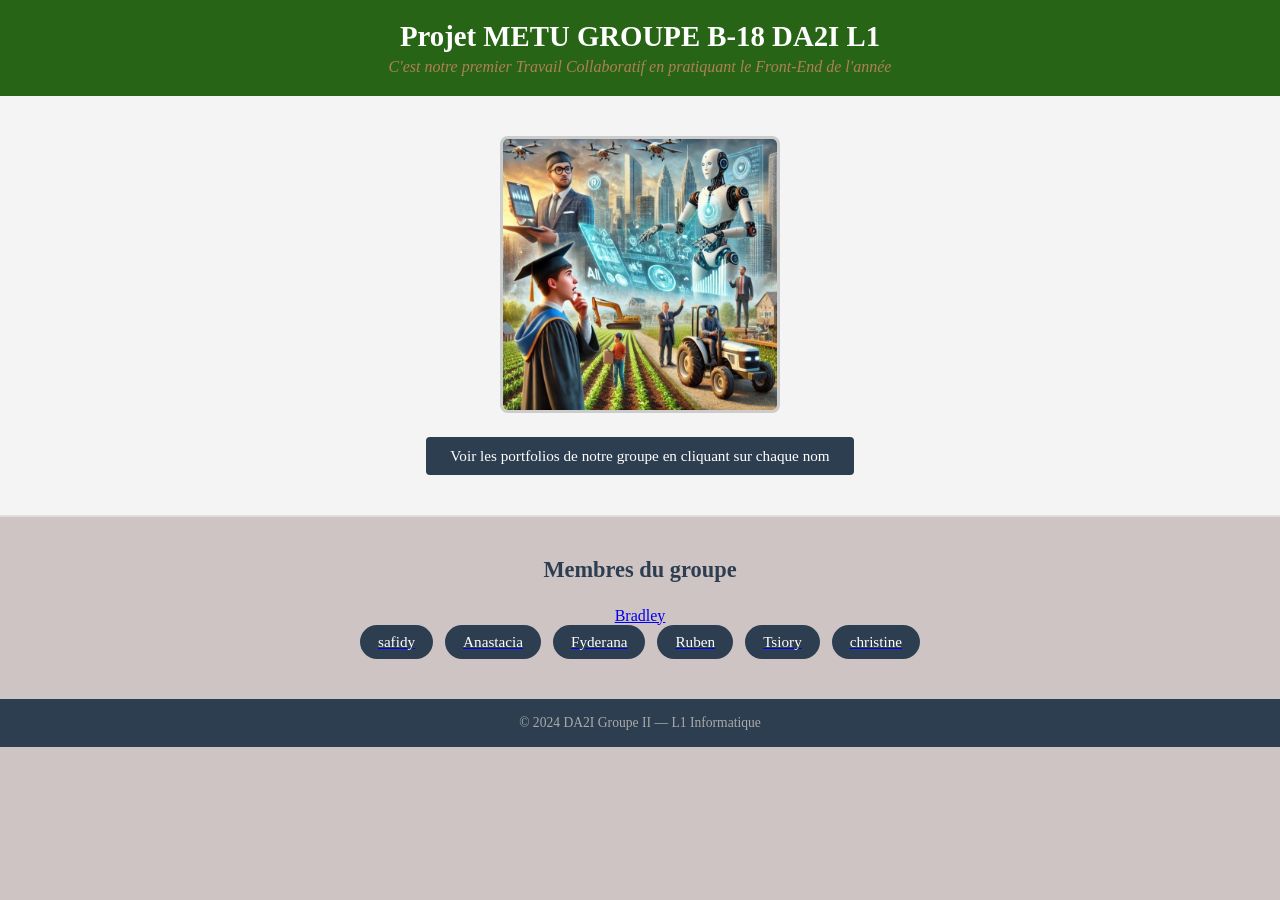
<file: index.html>
<!DOCTYPE html>
<html lang="fr">
<head>
  <meta charset="UTF-8" />
  <meta name="viewport" content="width=device-width, initial-scale=1.0"/>
  <title>Projet DA2I — Groupe 18</title>
  <link rel="stylesheet" href="style.css">
 
</head>
<body>

  <header>
    <h1>Projet METU GROUPE B-18 DA2I L1</h1>
    <p>C'est notre premier Travail Collaboratif en pratiquant le Front-End de l'année</p>
  </header>

  <section class="hero">
    <img src="photodegroupe.jpg" alt="Photo de groupe DA2I" /><br>
   
    <a href="">Voir les portfolios de notre groupe en cliquant sur chaque nom</a>
  </section>

  <section class="members">
    <h2>Membres du groupe</h2>
    <ul class="members-captain">
      <a href="Portfolio bradley/index.html"><li>Bradley</li></a>
    </ul>
    <ul class="members-list">
     <a href="Safidy/index.html"><li>safidy</li></a>
      <a href="anastacia/protfolio_anastacia/index.html"><li>Anastacia</li></a>
      <a href="Fyderana/index.html"><li>Fyderana</li></a>
      <a href="Artinoh/portfolio.html.html"><li>Ruben</li></a>
      <a href="portofolio tsiory/html (1).html"><li>Tsiory</li></a>
       <a href="Portfolio Christine/christine.html.html"><li>christine</li></a>
    </ul>
  </section>

  <footer>
    &copy; 2024 DA2I Groupe II — L1 Informatique
  </footer>

</body>
</html>
</file>
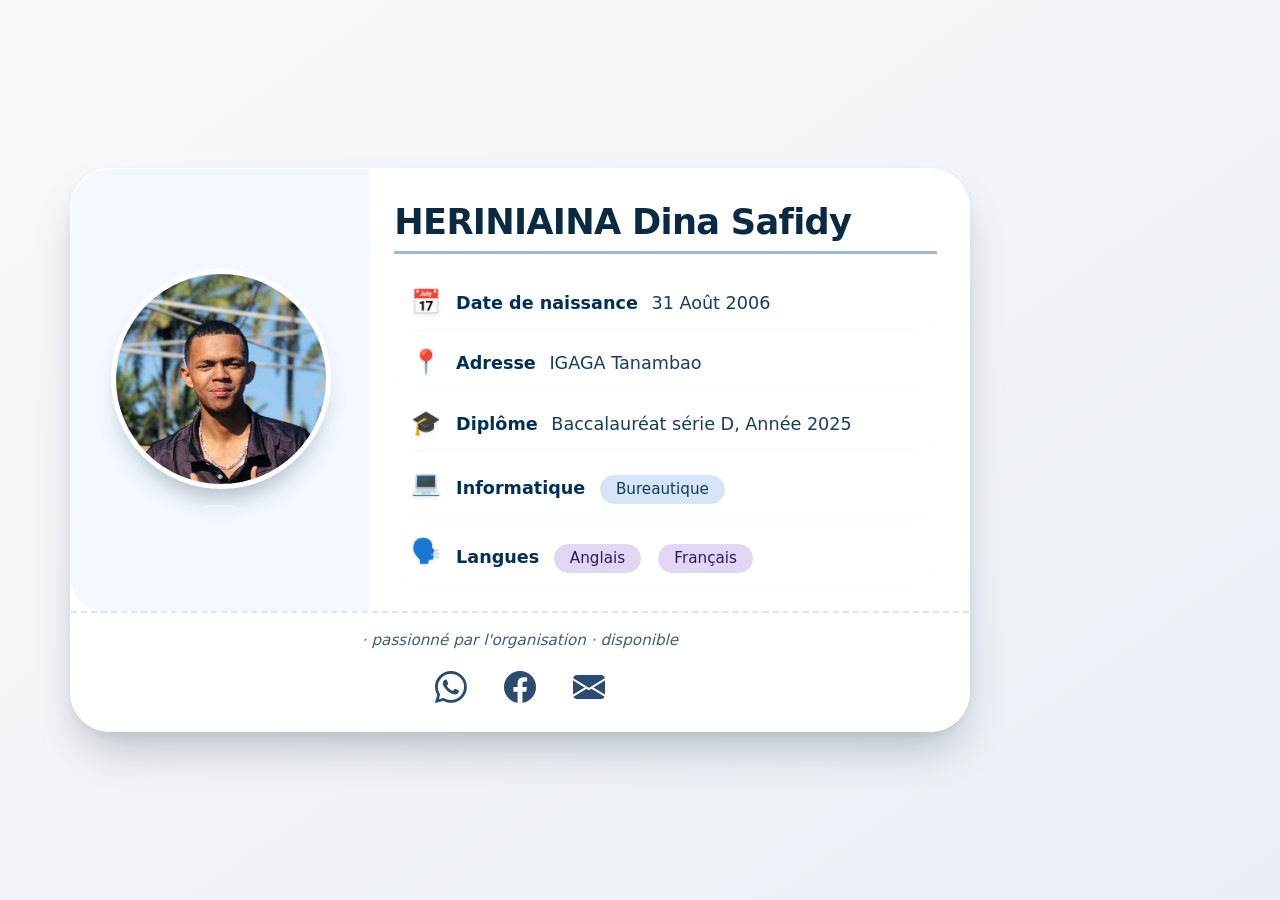
<file: Safidy/index.html>
<!DOCTYPE html>
<html lang="en">
<head>
  <meta charset="UTF-8">
  <meta name="viewport" content="width=device-width, initial-scale=1.0">
  <title>Dina Safidy · portfolio</title>
  <!-- Bootstrap CSS (offline friendly) + Bootstrap Icons -->
  <link href="https://cdn.jsdelivr.net/npm/bootstrap@5.3.0/dist/css/bootstrap.min.css" rel="stylesheet" integrity="sha384-9ndCyUaIbzAi2FUVXJi0CjmCapSmO7SnpJef0486qhLnuZ2cdeRhO02iuK6FUUVM" crossorigin="anonymous">
  <link rel="stylesheet" href="https://cdn.jsdelivr.net/npm/bootstrap-icons@1.11.3/font/bootstrap-icons.min.css">
  <style>
    * {
      margin: 0;
      padding: 0;
      box-sizing: border-box;
    }

    body {
      background: linear-gradient(145deg, #f8fafc 0%, #e9eff5 100%);
      font-family: 'Segoe UI', Roboto, system-ui, sans-serif;
      min-height: 100vh;
      display: flex;
      align-items: center;
      justify-content: center;
      padding: 1.5rem;
    }

    /* main card – soft & modern */
    .glass-card {
      background: rgba(255, 255, 255, 0.85);
      backdrop-filter: blur(8px);
      -webkit-backdrop-filter: blur(8px);
      border: 1px solid rgba(255, 255, 255, 0.6);
      border-radius: 2.5rem;
      box-shadow: 0 25px 45px -12px rgba(0, 20, 30, 0.25), 
                  0 4px 12px rgba(0, 0, 0, 0.05);
      transition: transform 0.25s ease, box-shadow 0.3s ease;
      max-width: 900px;
      width: 100%;
      overflow: hidden;
    }

    .glass-card:hover {
      transform: scale(1.01);
      box-shadow: 0 30px 55px -10px rgba(0, 35, 45, 0.3);
    }

    /* left image column */
    .profile-img-wrapper {
      background: #dbeafe50;
      padding: 2rem 1rem 2rem 1rem;
      height: 100%;
      display: flex;
      flex-direction: column;
      align-items: center;
      justify-content: center;
      border-radius: 2rem 0 0 2rem;
      backdrop-filter: blur(2px);
    }

    .profile-img {
      width: 220px;
      height: 220px;
      object-fit: cover;
      border-radius: 50%;
      border: 5px solid white;
      box-shadow: 0 18px 25px -10px rgba(0,40,60,0.3);
      background: #f1f5f9;
      transition: all 0.2s;
    }

    /* right info area */
    .info-section {
      padding: 2rem 2rem 1rem 1.5rem;  /* reduced bottom padding for footer */
      background: rgba(255,255,255,0.5);
      backdrop-filter: blur(2px);
      border-radius: 0 2rem 0 0;
    }

    .name-title {
      font-size: 2.2rem;
      font-weight: 700;
      letter-spacing: -0.02em;
      color: #0a2a44;
      border-bottom: 3px solid #9bb8e0;
      padding-bottom: 0.5rem;
      margin-bottom: 1.5rem;
      line-height: 1.2;
    }

    .info-list {
      list-style: none;
      padding: 0;
      margin: 0;
    }

    .info-list li {
      display: flex;
      align-items: flex-start;
      gap: 0.9rem;
      padding: 0.7rem 0.9rem;
      margin-bottom: 0.6rem;
      background: rgba(255,255,255,0.6);
      border-radius: 60px;
      border: 1px solid rgba(255,255,255,0.9);
      box-shadow: 0 2px 6px rgba(0,0,0,0.02);
      font-size: 1.1rem;
      color: #153e5c;
      transition: background 0.15s;
    }

    .info-list li:hover {
      background: white;
      border-color: #b9d5f0;
    }

    .info-icon {
      font-size: 1.5rem;
      line-height: 1;
      min-width: 2rem;
      text-align: center;
      filter: drop-shadow(0 2px 2px rgba(0,30,50,0.1));
    }

    .info-text {
      flex: 1;
    }

    .info-text strong {
      font-weight: 600;
      color: #003057;
      margin-right: 0.5rem;
    }

    .skill-tag {
      display: inline-block;
      background: #d6e5f8;
      padding: 0.2rem 1rem;
      border-radius: 40px;
      font-size: 0.95rem;
      font-weight: 500;
      color: #0b3b5a;
      margin-right: 0.6rem;
      margin-top: 0.2rem;
      border: 1px solid white;
    }

    .lang-tag {
      background: #e1d7f5;
      color: #2d1b5a;
    }

    /* footer contact */
    .contact-footer {
      background: rgba(255,255,255,0.4);
      backdrop-filter: blur(2px);
      border-top: 2px dashed rgba(90,130,180,0.2);
      padding: 1rem 1rem 1.2rem;
      text-align: center;
      border-radius: 0 0 2rem 2rem;
    }

    .contact-footer .bio-line {
      font-size: 0.95rem;
      color: #3f5f7a;
      margin-bottom: 0.75rem;
      font-style: italic;
    }

    .contact-icons a {
      color: #2c4b6e;
      font-size: 2rem;
      margin: 0 1rem;
      transition: all 0.2s;
      display: inline-block;
    }

    .contact-icons a:hover {
      color: #0a2a44;
      transform: translateY(-3px);
      text-shadow: 0 5px 10px rgba(0,60,100,0.2);
    }

    /* responsive */
    @media (max-width: 767px) {
      .profile-img-wrapper {
        border-radius: 2rem 2rem 0 0;
        padding: 2.2rem 1rem 1.5rem 1rem;
      }
      .info-section {
        border-radius: 0;
        padding: 2rem 1.5rem 0.5rem 1.5rem;
      }
      .name-title {
        font-size: 2rem;
        text-align: center;
      }
      .info-list li {
        padding: 0.7rem 1rem;
      }
      .contact-footer {
        border-radius: 0 0 2rem 2rem;
      }
    }

    .img-note {
      font-size: 0.85rem;
      color: #4a6885;
      margin-top: 0.5rem;
      background: #ebf2fa;
      padding: 0.2rem 1rem;
      border-radius: 50px;
      opacity: 0.8;
    }
  </style>
</head>
<body>

<div class="container px-0">
  <div class="glass-card">
    <!-- row principale (image + infos) -->
    <div class="row g-0">
      <!-- LEFT COLUMN : profile image -->
      <div class="col-md-5 col-lg-4 d-flex align-items-stretch">
        <div class="profile-img-wrapper w-100">
          <img 
            class="profile-img" 
            src="Dina.jpeg"
            alt="HERINIAINA Dina Safidy"
          >
          <div class="img-note mt-3 text-center">
            <!-- libre pour commentaire éventuel -->
          </div>
        </div>
      </div>

      <!-- RIGHT COLUMN : personal details & skills -->
      <div class="col-md-7 col-lg-8">
        <div class="info-section">
          <h1 class="name-title">HERINIAINA Dina Safidy</h1>

          <ul class="info-list">
            <li>
              <span class="info-icon">📅</span>
              <span class="info-text"><strong>Date de naissance</strong> 31 Août 2006</span>
            </li>
            <li>
              <span class="info-icon">📍</span>
              <span class="info-text"><strong>Adresse</strong> IGAGA Tanambao</span>
            </li>
            <li>
              <span class="info-icon">🎓</span>
              <span class="info-text"><strong>Diplôme</strong> Baccalauréat série D, Année 2025</span>
            </li>
            <li>
              <span class="info-icon">💻</span>
              <span class="info-text"><strong>Informatique</strong> 
                <span class="skill-tag">Bureautique</span>
              </span>
            </li>
            <li>
              <span class="info-icon">🗣️</span>
              <span class="info-text"><strong>Langues</strong> 
                <span class="skill-tag lang-tag">Anglais</span>
                <span class="skill-tag lang-tag">Français</span>
              </span>
            </li>
          </ul>
          <!-- espace : le footer viendra après, ligne de présentation déplacée dans le footer -->
        </div>
      </div>
    </div>

    <!-- FOOTER CONTACT (WhatsApp, Facebook, mail) + petite bio -->
    <div class="contact-footer">
      <div class="bio-line">
        · passionné par l'organisation · disponible
      </div>
      <div class="contact-icons">
        <a href="#" target="_blank" title="WhatsApp"><i class="bi bi-whatsapp"></i></a>
        <a href="#" target="_blank" title="Facebook"><i class="bi bi-facebook"></i></a>
        <a href="#" target="_blank" title="Email"><i class="bi bi-envelope-fill"></i></a>
      </div>
    </div>
  </div>
</div>

<!-- Bootstrap JS bundle (facultatif) -->
<script src="https://cdn.jsdelivr.net/npm/bootstrap@5.3.0/dist/js/bootstrap.bundle.min.js" integrity="sha384-geWF76RCwLtnZ8qwWowPQNguL3RmwHVBC9FhGdlKrxdiJJigb/j/68SIy3Te4Bkz" crossorigin="anonymous"></script>

<!-- petit script console -->
<script>
  (function() {
    console.log('✨ portfolio avec contact icons — prêt !');
  })();
</script>

<!-- 
  Le footer contient les logos WhatsApp, Facebook et Email.
  La carte est bien centrée dans la fenêtre.
  L'image tag <img> est toujours présente, vous pouvez remplacer src.
-->
</body>
</html>
</file>
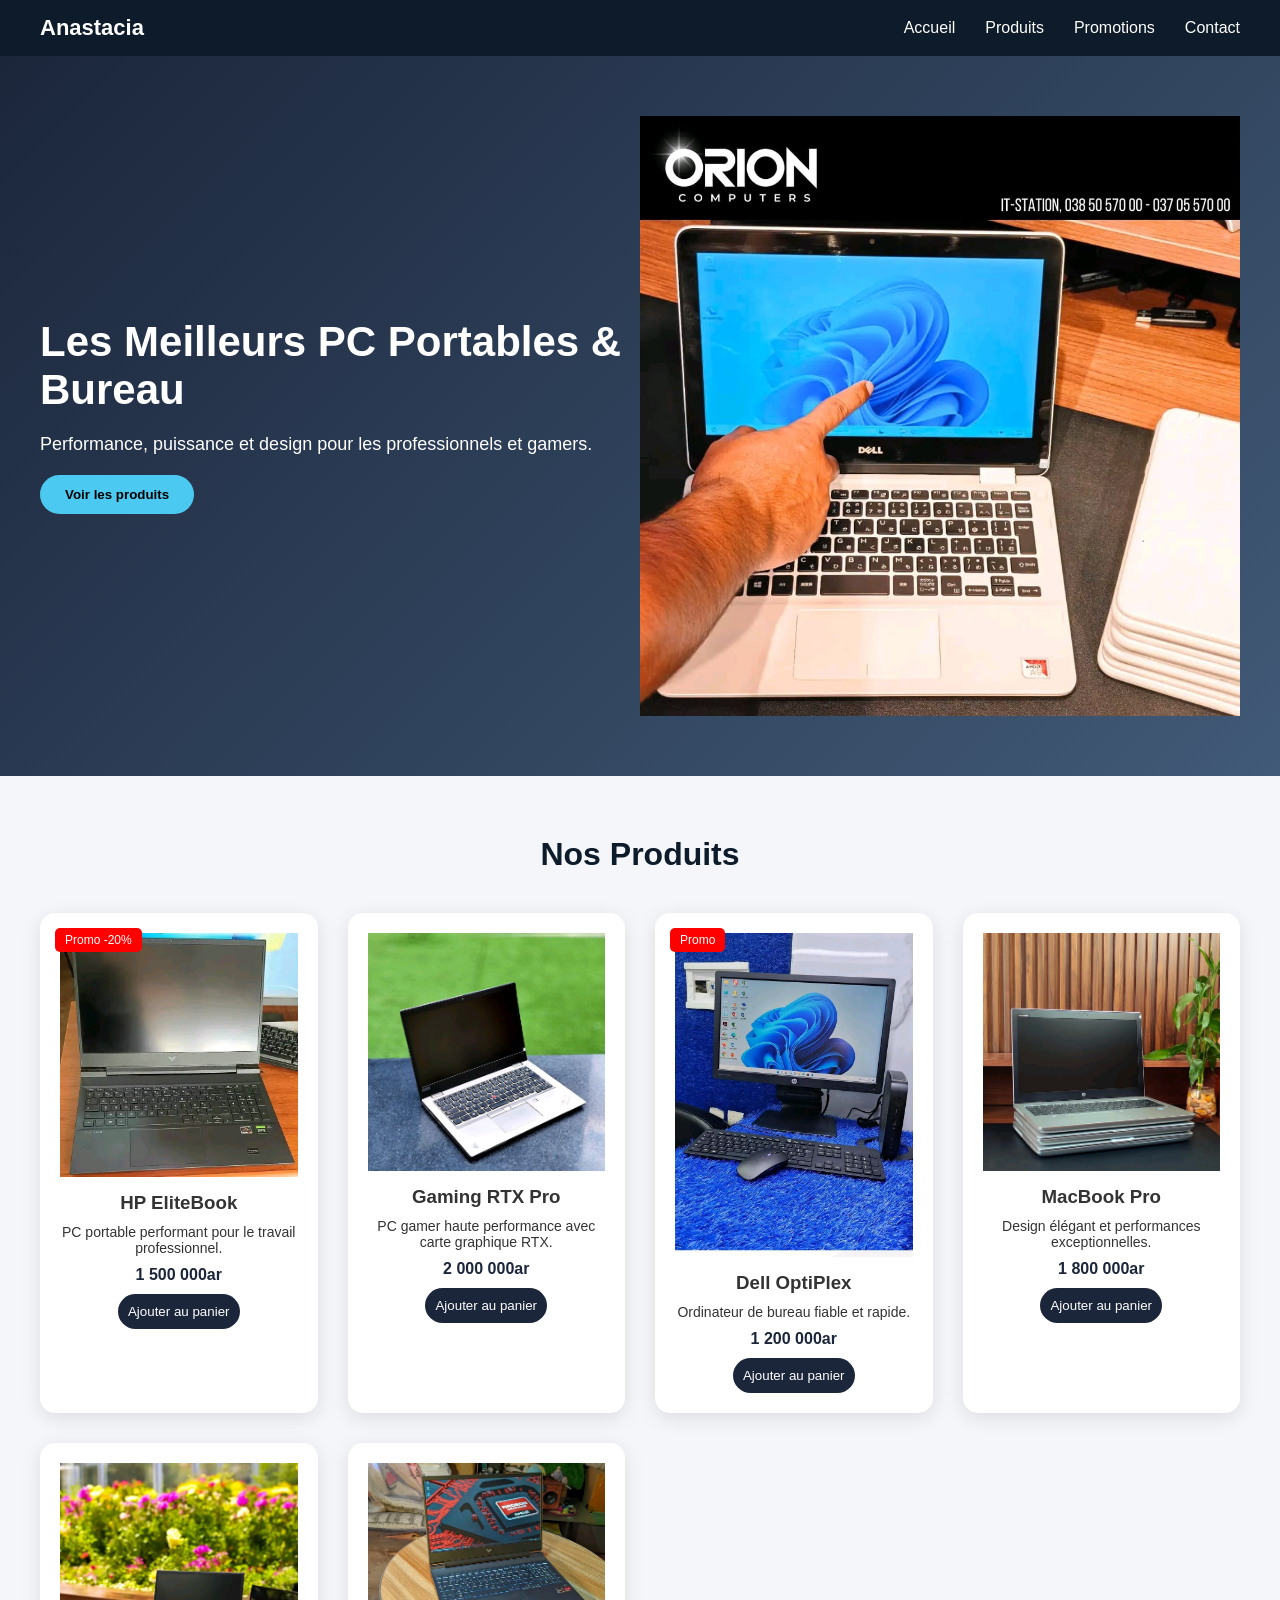
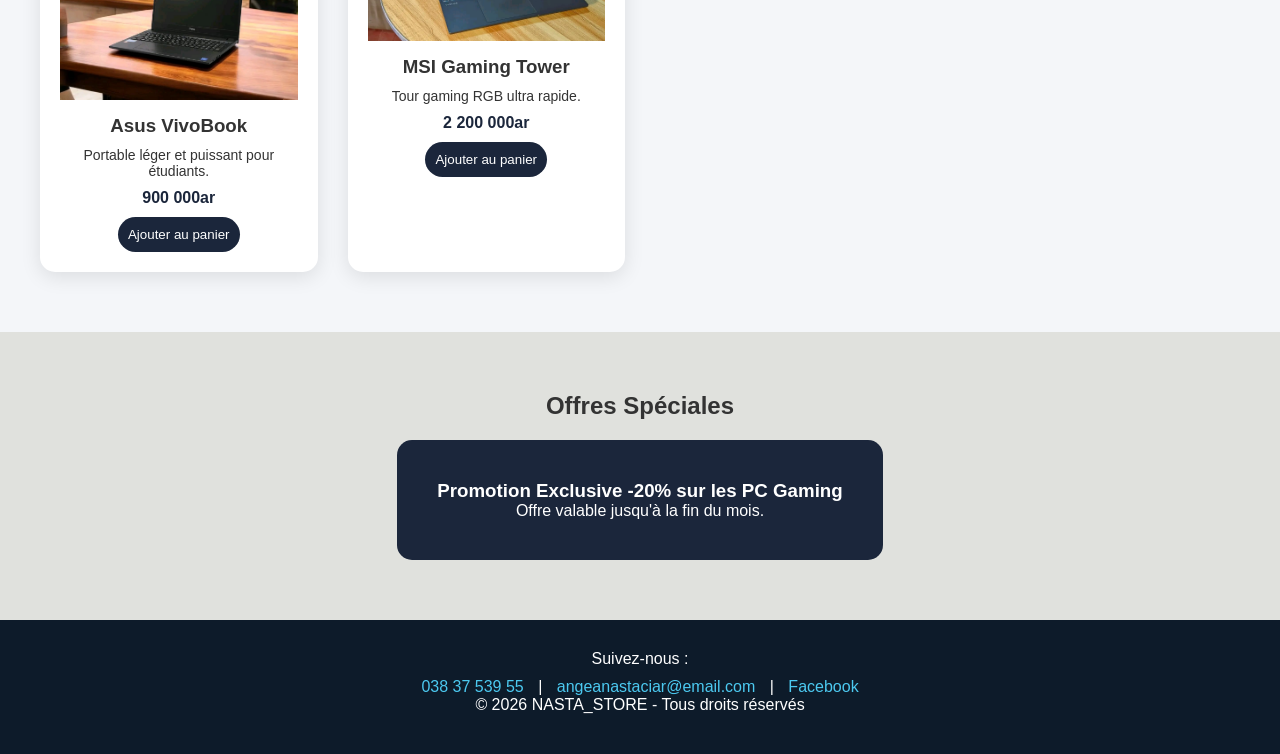
<file: anastacia/projet/index.html>
<!DOCTYPE html>
<html lang="fr">
<head>
    <meta charset="UTF-8">
    <title>TechStore - Vente d'Ordinateurs</title>
    <meta name="viewport" content="width=device-width, initial-scale=1.0">

    <!-- Google Fonts -->
    <!--link href="https://fonts.googleapis.com/css2?family=Poppins:wght@300;400;600;700&display=swap" rel="stylesheet"-->
    <link rel="stylesheet" href="style.css">
   
</head>

<body>

<!-- ==========================
     NAVBAR
========================== -->
<header>
    <div class="navbar">
        <div class="logo">Anastacia</div>
        <div class="nav-links">
            <a href="#home">Accueil</a>
            <a href="#products">Produits</a>
            <a href="#promo">Promotions</a>
            <a href="#contact">Contact</a>
        </div>
    </div>
</header>

<!-- ==========================
     HERO SECTION
========================== -->
<section class="hero" id="home">
    <div class="hero-text">
        <h1>Les Meilleurs PC Portables & Bureau</h1>
        <p>Performance, puissance et design pour les professionnels et gamers.</p>
        <button><a href="#products">Voir les produits</a></button>
    </div>
    <div class="hero-image">
        <img src="images/WhatsApp Image 2026-018 at 19.42.28.jpeg" alt="Ordinateur portable">
    </div>
</section>

<!-- ==========================
     PRODUITS
========================== -->
<section class="products" id="products">
    <h2>Nos Produits</h2>

    <div class="product-grid">

        <!-- Produit 1 -->
        <div class="product-card">
            <span class="badge">Promo -20%</span>
            <img src="images/WhatsApp Image 2026-02-18 at 19.42.27.jpeg" alt="Laptop">
            <h3>HP EliteBook</h3>
            <p>PC portable performant pour le travail professionnel.</p>
            <div class="price">1 500 000ar</div>
            <button class="btn-cart">Ajouter au panier</button>
        </div>

        <!-- Produit 2 -->
        <div class="product-card">
            <img src="images/WhatsApp Image 2026-02-18 at 19.42.jpeg" alt="PC ASUS ROG">
            <h3>Gaming RTX Pro</h3>
            <p>PC gamer haute performance avec carte graphique RTX.</p>
            <div class="price">2 000 000ar</div>
            <button class="btn-cart">Ajouter au panier</button>
        </div>

        <!-- Produit 3 -->
        <div class="product-card">
            <span class="badge">Promo</span>
            <img src="images/burreau at 19.49.31.jpeg" alt="Desktop">
            <h3>Dell OptiPlex</h3>
            <p>Ordinateur de bureau fiable et rapide.</p>
            <div class="price">1 200 000ar</div>
            <button class="btn-cart">Ajouter au panier</button>
        </div>

        <!-- Produit 4 -->
        <div class="product-card">
            <img src="images/WhatsApp Image 2026-d02-18 at 19.42.29.jpeg" alt="Laptop">
            <h3>MacBook Pro</h3>
            <p>Design élégant et performances exceptionnelles.</p>
            <div class="price">1 800 000ar</div>
            <button class="btn-cart">Ajouter au panier</button>
        </div>

        <!-- Produit 5 -->
        <div class="product-card">
            <img src="images/WhatsApp Image 26-02-18 at 19.42.28.jpeg" alt="PC Bureau">
            <h3>Asus VivoBook</h3>
            <p>Portable léger et puissant pour étudiants.</p>
            <div class="price">900 000ar</div>
            <button class="btn-cart">Ajouter au panier</button>
        </div>

        <!-- Produit 6 -->
        <div class="product-card">
            <img src="images/WhatsApp Image 2026-7.jpeg" alt="PC Gamer">
            <h3>MSI Gaming Tower</h3>
            <p>Tour gaming RGB ultra rapide.</p>
            <div class="price">2 200 000ar</div>
            <button class="btn-cart">Ajouter au panier</button>
        </div>

    </div>
</section>

<!-- ==========================
     PROMOTIONS
========================== -->
<section class="promo" id="promo">
    <h2>Offres Spéciales</h2>
    <div class="promo-box">
        <h3>Promotion Exclusive -20% sur les PC Gaming</h3>
        <p>Offre valable jusqu'à la fin du mois.</p>
    </div>
</section>

<!-- ==========================
     FOOTER
========================== -->
<footer id="contact">
    <p>Suivez-nous :</p>
    <div class="socials">
        <a href="#">038 37 539 55</a> |
        <a href="#">angeanastaciar@email.com</a> |
        <a href="#">Facebook</a>
    </div>
    <p>© 2026 NASTA_STORE - Tous droits réservés</p>
</footer>

</body>
</html>
</file>
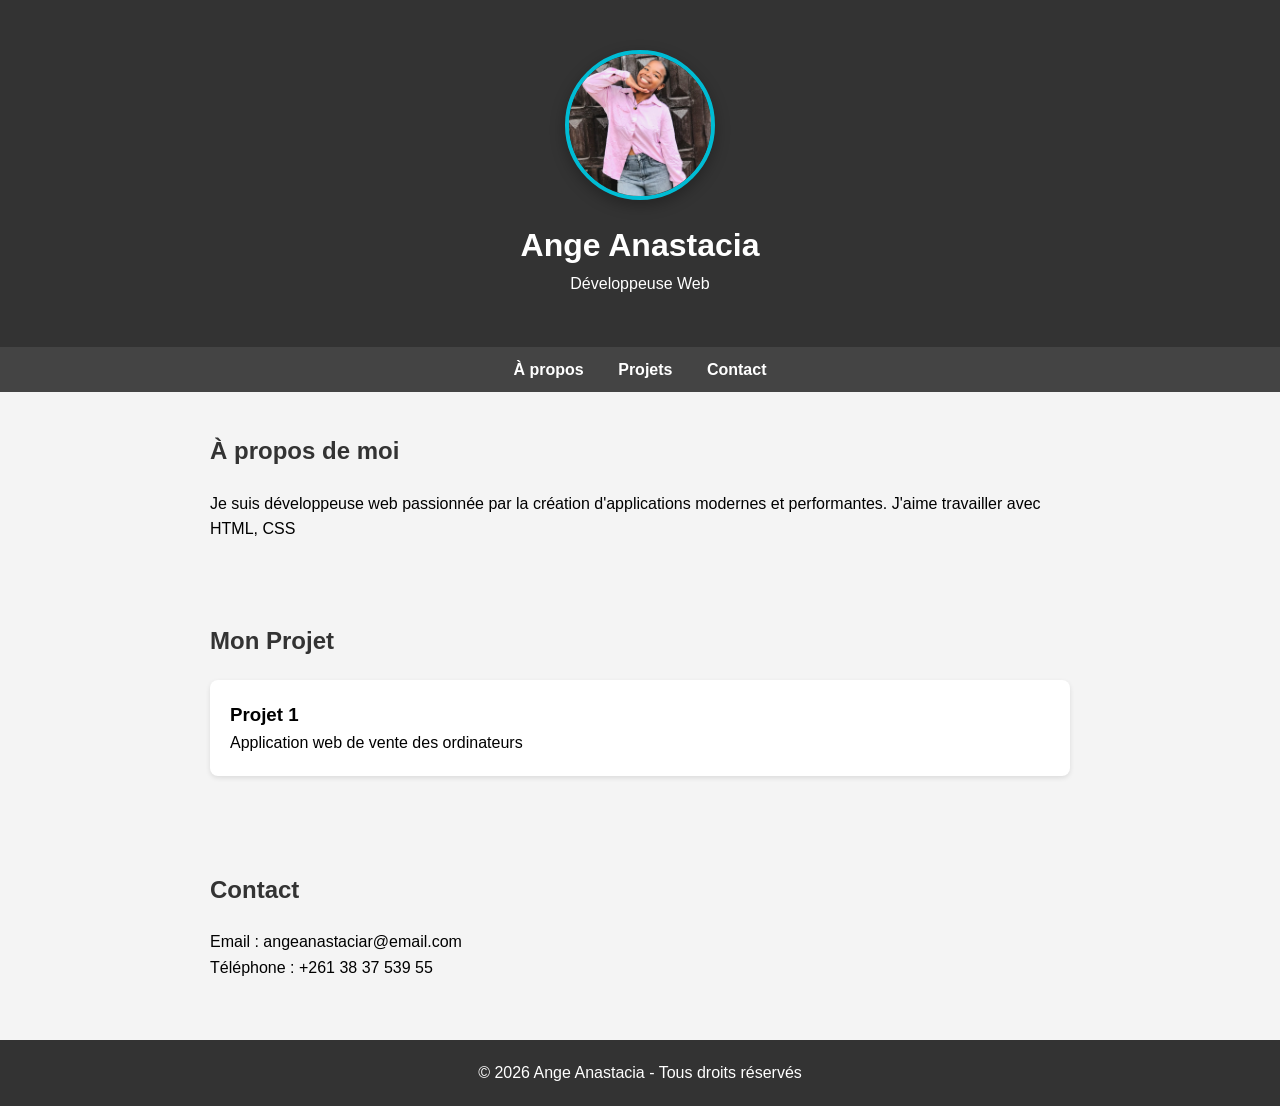
<file: anastacia/protfolio_anastacia/index.html>
<!DOCTYPE html>
<html lang="fr">
<head>
    <meta charset="UTF-8">
    <title>Mon Portfolio</title>
    <link rel="stylesheet" href="style.css">
</head>
<body>

    <header>
        <div class="profile-container">
            <img src="image/WhatsApp Image 2026-02-18 at 20.16.25.jpeg" alt="Photo de profil" class="profile-img">
            <h1>Ange Anastacia</h1>
            <p>Développeuse Web</p>
        </div>
    </header>

    <nav>
        <a href="#about">À propos</a>
        <a href="#projects">Projets</a>
        <a href="#contact">Contact</a>
    </nav>

    <section id="about">
        <h2>À propos de moi</h2>
        <p>
            Je suis développeuse web passionnée par la création d'applications modernes 
            et performantes. J'aime travailler avec HTML, CSS
        </p>
    </section>

    <section id="projects">
        <h2>Mon Projet</h2>

        <div class="project">
            <h3>Projet 1</h3>
            <p>Application web de vente des ordinateurs</p>
        </div>


    </section>

    <section id="contact">
        <h2>Contact</h2>
        <p>Email : angeanastaciar@email.com</p>
        <p>Téléphone : +261 38 37 539 55</p>
    </section>

    <footer>
        <p>© 2026 Ange Anastacia - Tous droits réservés</p>
    </footer>

</body>
</html>
</file>
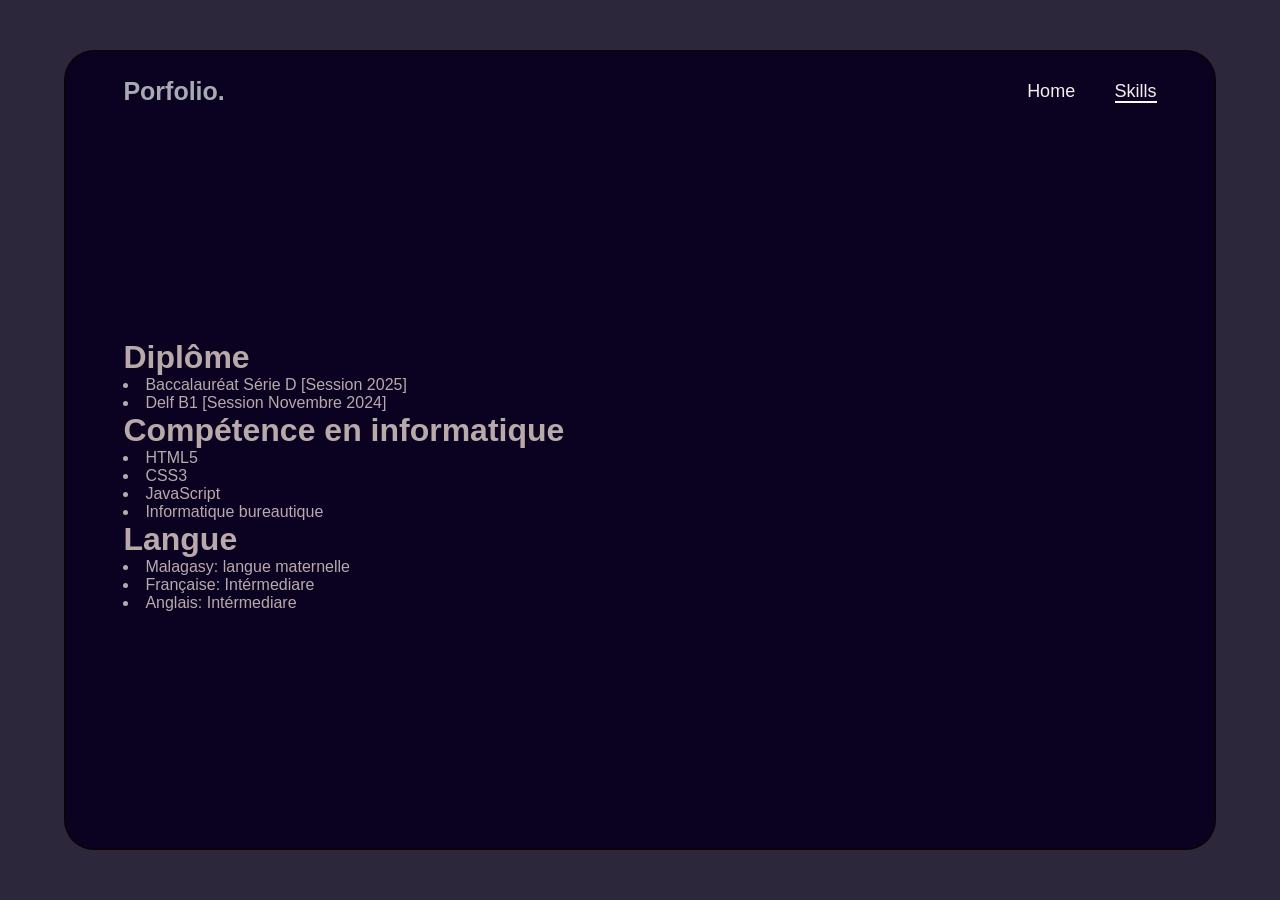
<file: Portfolio bradley/myskills.html>
<!DOCTYPE html>
<html lang="en">
<head>
    <meta charset="UTF-8">
    <meta name="viewport" content="width=device-width, initial-scale=1.0">
    <title>Skills_portfolio</title>
    <link rel="stylesheet" href="myskills.css">
</head>
<body>
    <div class="container">
        <header class="animated">
            <a href="#" class="logo">Porfolio.</a>
            <nav class="navbar">
                <a href="bradley.html">Home</a>
                <a href="myskills.html" class="active">Skills</a>
            </nav>
        </header>
        <section class="home animated">
            <div class="home-detail">
                <h2>Diplôme</h2>
                <li>Baccalauréat Série D [Session 2025]</li>
                <li>Delf B1 [Session Novembre 2024]</li>
                <h2>Compétence en informatique</h2>
                
                    <li>HTML5</li>
                    <li>CSS3</li>
                    <li>JavaScript</li>
                    <li>Informatique bureautique</li>
                
                <h2>Langue</h2>
                <li>Malagasy: langue maternelle</li>
                <li>Française: Intérmediare</li>
                <li>Anglais: Intérmediare</li>
                <div class="download-social">
            </div>
            </div>
            
        </section>
    </div>
</body>
</html>
</file>
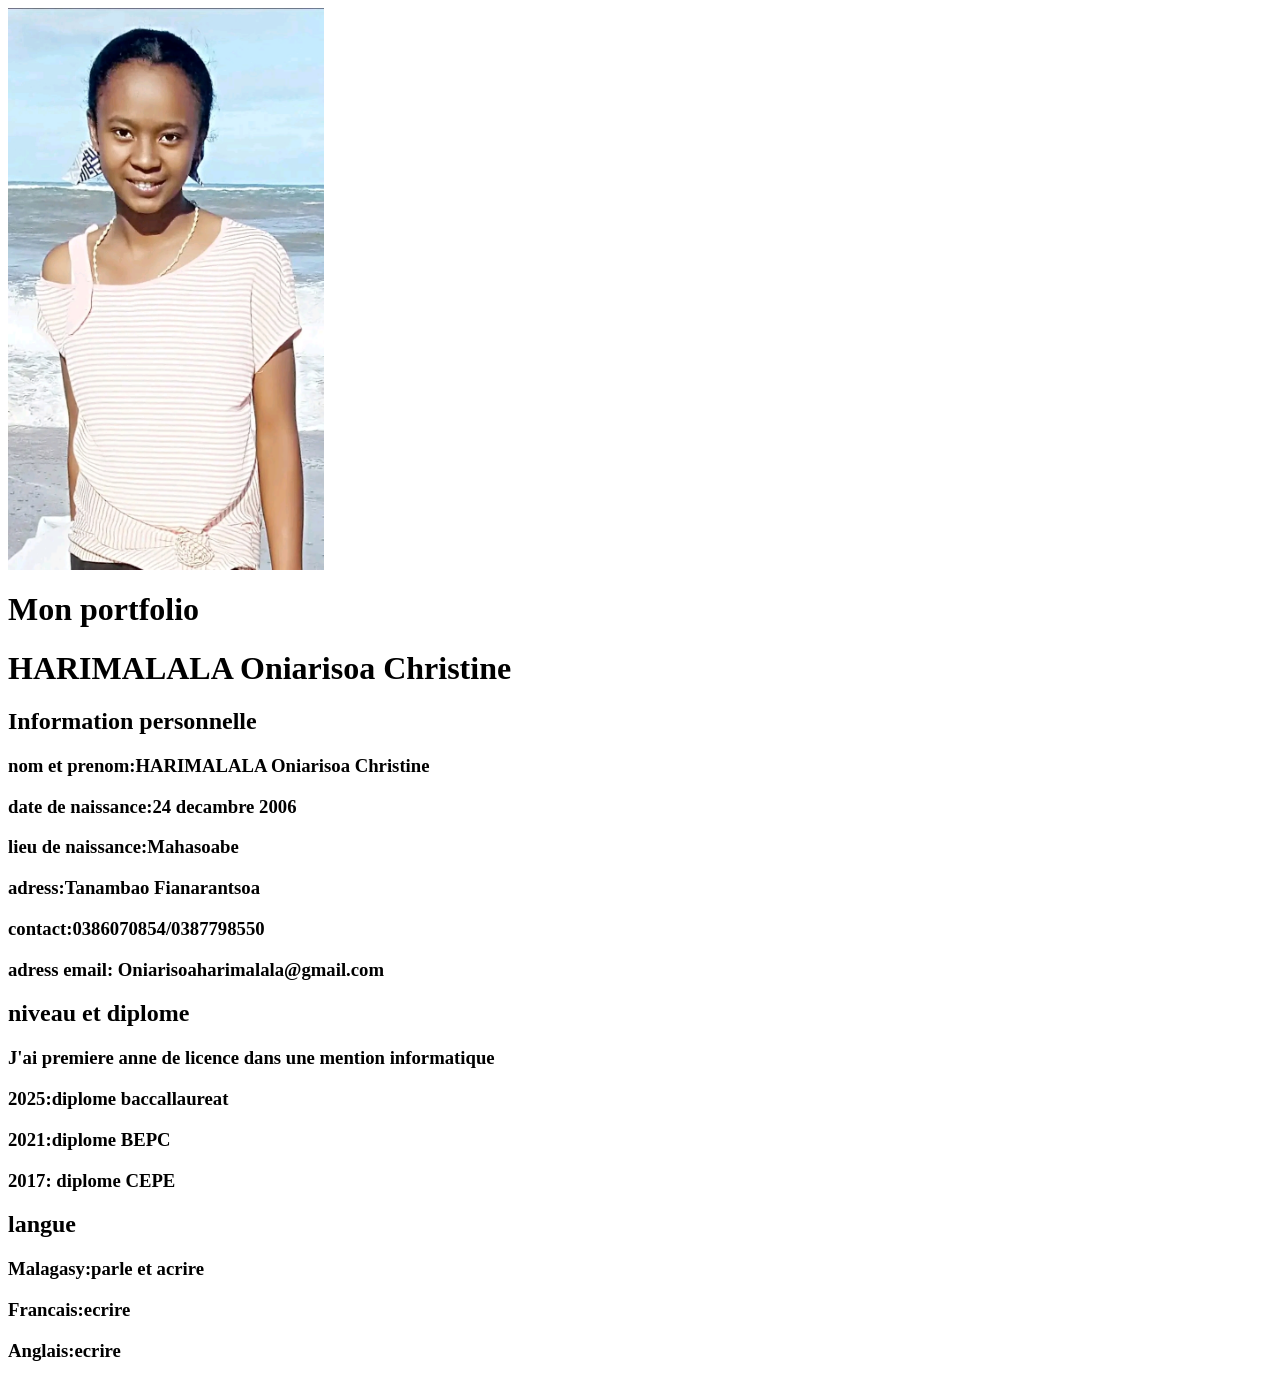
<file: Portfolio Christine/christine.html.html>
<tag>
    <!--Tab to edit-->
  </tag><!DOCTYPE HTML>
<html lang="en">
<head>
  <meta charset="UTF-8">
  <meta http-equiv="X-UA-Compatible" content="IE=Edge">
  <meta name="viewport" content="width=device-width, initial-scale=1.0">

  <title>Portfolio</title>
  <link rel="stylesheet" href="style.css">
</head>
<body>
  <header>
    <img src="2.jpg" style="width: 25%;"
  </header>
  
</body>
</html>
      <h1>Mon portfolio<h1>
   <h1>HARIMALALA Oniarisoa Christine</h1>
<h2>Information personnelle</h2>
  <h3>nom et prenom:HARIMALALA Oniarisoa Christine</h3>
  <h3>date de naissance:24 decambre 2006</h3>
  <h3>lieu de naissance:Mahasoabe</h3>
  <h3>adress:Tanambao Fianarantsoa</h3>
  <h3>contact:0386070854/0387798550</h3>
    <h3>adress email: Oniarisoaharimalala@gmail.com</h3>

<h2>niveau et diplome</h2>
       <h3>J'ai premiere anne de licence dans une mention informatique</h3>
      <h3>2025:diplome baccallaureat</h3>
    <h3>2021:diplome BEPC</h3>
  <h3>2017: diplome CEPE</h3>
  
<h2>langue</h2>
       <h3>Malagasy:parle et acrire</h3>
       <h3>Francais:ecrire</h3>
       <h3>Anglais:ecrire</h3>
</file>
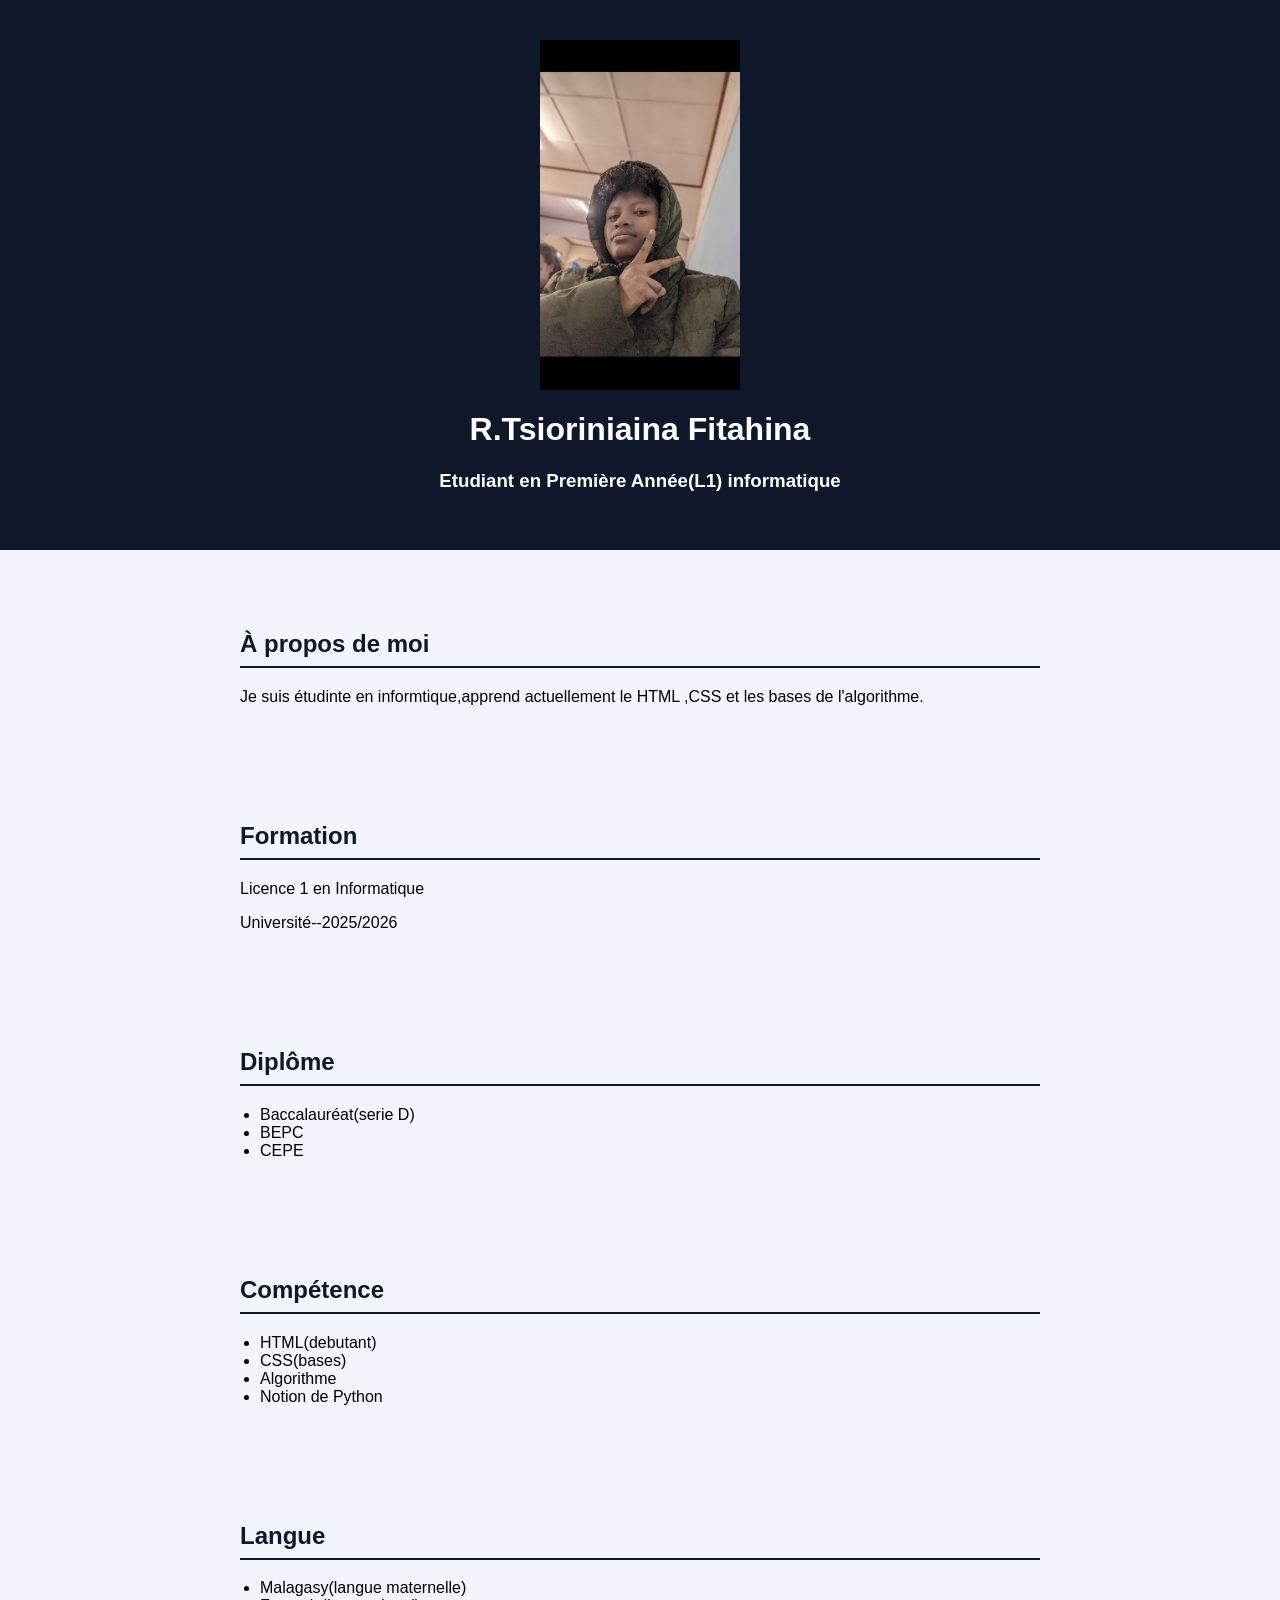
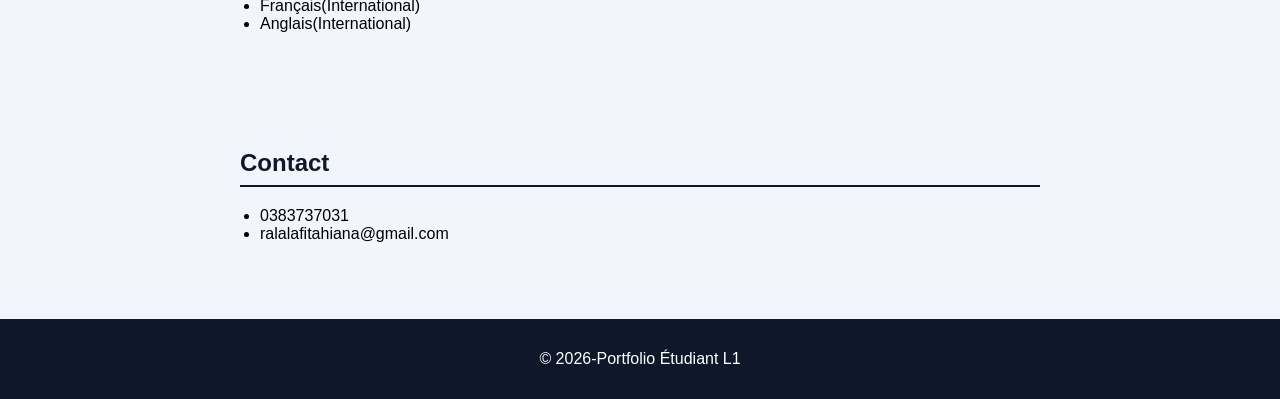
<file: portofolio tsiory/html (1).html>
<meta name='viewport' content='width=device-width, initial-scale=1'/><DOCTYPE html>
<html>
<head>
      <meta charset="UTF-8">
      <title>Mon portfolio</title>
      <link rel="stylesheet"  href="style.css">
</head>
<body>

     <header>
          <img src="photo.jpg" alt="ma photo" width="200">
          <h1>R.Tsioriniaina Fitahina<h1>
          <h3>Etudiant en Première Année(L1) informatique</h3>
     </header>
     
     <section class="about">
     <h2> À propos de moi</h2>
     <p>Je suis étudinte en informtique,apprend actuellement le HTML ,CSS et les bases de l'algorithme.</p>
     </section>
     
     <section class="education">
     <h2>Formation</h2>
     <p>Licence 1 en Informatique</p>
     <p>Université--2025/2026</p>
     </section>
     
     <section class="graduate">
     <h2>Diplôme</h2>
           <ul>
           <li>Baccalauréat(serie D)</li>
           <li>BEPC</li>
           <li>CEPE</li>
           </ul>
     </section>
     
     <section class="skills">
     <h2>Compétence</h2>
           <ul>
           <li>HTML(debutant)</li>
           <li>CSS(bases)</li>
           <li>Algorithme</li>
           <li>Notion de Python</li>
           </ul>
     </section>
     
     <section class="language">
     <h2>Langue</h2>
           <ul>
           <li>Malagasy(langue maternelle)</li>
           <li>Français(International)</li>
           <li>Anglais(International)</li>
           </ul>
           </section>
     
     <section class="contact">
     <h2>Contact</h2>
           <ul>
           <li>0383737031</li>
           <li>ralalafitahiana@gmail.com</li>
           </ul>
     </section>
     
     <footer>
         <p>© 2026-Portfolio Étudiant L1</p>
     </footer>
</body>
</html> <style>body {
    margin: 0;
    font-family: Arial, sans-serif;
    background-color: #f2f6fc;
}

/* Header */
header {
    background-color: #0f172a;
    color: white;
    text-align: center;
    padding: 40px 0;
}

/* Sections */
section {
    max-width: 800px;
    margin: 40px auto;
    padding: 20px;
}

h2 {
    color: #0f172a;
    border-bottom: 2px solid #0f172a;
    padding-bottom: 8px;
}

/* Liste compétences */
ul {
    padding-left: 20px;
}

/* Cartes projets */
.card {
    background-color: white;
    padding: 20px;
    margin-top: 20px;
    border-radius: 10px;
    box-shadow: 0 5px 10px rgba(0,0,0,0.1);
}

/* Footer */
footer {
    text-align: center;
    padding: 15px;
    background-color: #0f172a;
    color: white;
}</style>
</file>
<file: style.css>
* { margin: 0; padding: 0; box-sizing: border-box; }

    body {
      font-family: Georgia, serif;
      background-color: #cec4c4;
      color: #222;
      text-align: center;
    }

    header {
      background-color: #276415;
      color: white;
      padding: 20px;
    }

    header h1 {
      font-size: 1.8rem;
      margin-bottom: 5px;
    }

    header p {
      font-size: 1rem;
      color: #af8054;
      font-style: italic;
    }

    .hero {
      padding: 40px 20px;
      background-color: #f4f4f4;
      border-bottom: 2px solid #ddd;
    }

    .hero img {
      width: 280px;
      max-width: 100%;
      border-radius: 8px;
      margin-bottom: 20px;
      border: 3px solid #ccc;
    }

    .hero p {
      font-size: 1.05rem;
      color: #444;
      max-width: 600px;
      margin: 0 auto 20px;
      line-height: 1.7;
    }

    .hero a {
      display: inline-block;
      background-color: #2c3e50;
      color: white;
      padding: 10px 24px;
      text-decoration: none;
      border-radius: 4px;
      font-size: 0.95rem;
    }

    .hero a:hover {
      background-color: #1a252f;
    }

    .members {
      padding: 40px 20px;
    }

    .members h2 {
      font-size: 1.4rem;
      margin-bottom: 24px;
      color: #2c3e50;
    }
.members-captain {
      list-style: none;
      display: flex;
      flex-wrap: wrap;
      justify-content: center;
      gap: 12px;
      max-width: 700px;
      margin: 0 auto;

}
    .members-list {
      list-style: none;
      display: flex;
      flex-wrap: wrap;
      justify-content: center;
      gap: 12px;
      max-width: 700px;
      margin: 0 auto;
    }

    .members-list li {
      background-color: #2c3e50;
      color: white;
      padding: 8px 18px;
      border-radius: 20px;
      font-size: 0.95rem;
    }

    footer {
      background-color: #2c3e50;
      color: #aaa;
      padding: 16px;
      font-size: 0.85rem;
    }
</file>
<file: anastacia/projet/style.css>
/* ==========================
   RESET & GLOBAL
========================== */
* {
    margin: 0;
    padding: 0;
    box-sizing: border-box;
}

body {
    font-family: 'Poppins', sans-serif;
    background-color: #f4f6f9;
    color: #333;
}

a {
    text-decoration: none;
    color: inherit;
}

img {
    max-width: 100%;
    display: block;
}

/* ==========================
   NAVBAR
========================== */
header {
    background-color: #0d1b2a;
    padding: 15px 40px;
    color: white;
    position: sticky;
    top: 0;
    z-index: 100;
}

.navbar {
    display: flex;
    justify-content: space-between;
    align-items: center;
}

.logo {
    font-size: 22px;
    font-weight: 700;
}

.nav-links {
    display: flex;
    gap: 30px;
}

.nav-links a {
    font-weight: 500;
    transition: 0.3s;
}

.nav-links a:hover {
    color: #4cc9f0;
}

/* ==========================
   HERO SECTION
========================== */
.hero {
    display: flex;
    align-items: center;
    justify-content: space-between;
    padding: 60px 40px;
    background: linear-gradient(135deg, #1b263b, #415a77);
    color: white;
    flex-wrap: wrap;
}

.hero-text {
    flex: 1;
    min-width: 280px;
}

.hero-text h1 {
    font-size: 42px;
    margin-bottom: 20px;
}

.hero-text p {
    font-size: 18px;
    margin-bottom: 20px;
}

.hero-text button {
    padding: 12px 25px;
    border: none;
    background-color: #4cc9f0;
    color: #000;
    font-weight: 600;
    border-radius: 30px;
    cursor: pointer;
    transition: 0.3s;
}

.hero-text button:hover {
    background-color: #fff;
}

.hero-image {
    flex: 1;
    min-width: 280px;
    text-align: center;
}

/* ==========================
   PRODUITS
========================== */
.products {
    padding: 60px 40px;
    text-align: center;
}

.products h2 {
    font-size: 32px;
    margin-bottom: 40px;
    color: #0d1b2a;
}

.product-grid {
    display: grid;
    grid-template-columns: repeat(auto-fit, minmax(250px, 1fr));
    gap: 30px;
}

.product-card {
    background: white;
    padding: 20px;
    border-radius: 15px;
    box-shadow: 0 5px 20px rgba(0,0,0,0.1);
    transition: 0.3s;
    position: relative;
}

.product-card:hover {
    transform: translateY(-10px);
    box-shadow: 0 10px 30px rgba(0,0,0,0.2);
}

.badge {
    position: absolute;
    top: 15px;
    left: 15px;
    background: red;
    color: white;
    padding: 5px 10px;
    font-size: 12px;
    border-radius: 5px;
}

.product-card h3 {
    margin: 15px 0 10px;
}

.product-card p {
    font-size: 14px;
    margin-bottom: 10px;
}

.price {
    font-weight: bold;
    color: #1b263b;
    margin-bottom: 10px;
}

.btn-cart {
    padding: 10px;
    border: none;
    background-color: #1b263b;
    color: white;
    border-radius: 20px;
    cursor: pointer;
    transition: 0.3s;
}

.btn-cart:hover {
    background-color: #4cc9f0;
    color: black;
}

/* ==========================
   PROMOTIONS
========================== */
.promo {
    padding: 60px 40px;
    background-color: #e0e1dd;
    text-align: center;
}

.promo h2 {
    margin-bottom: 20px;
}

.promo-box {
    background: #1b263b;
    color: white;
    padding: 40px;
    border-radius: 15px;
    display: inline-block;
}

/* ==========================
   FOOTER
========================== */
footer {
    background-color: #0d1b2a;
    color: white;
    text-align: center;
    padding: 30px 20px;
}

footer p {
    margin-bottom: 10px;
}

.socials a {
    margin: 0 10px;
    color: #4cc9f0;
}

/* ==========================
   RESPONSIVE
========================== */
@media(max-width: 768px){
    .hero {
        flex-direction: column;
        text-align: center;
    }

    .nav-links {
        gap: 15px;
        font-size: 14px;
    }
}
</file>
<file: anastacia/protfolio_anastacia/style.css>
* {
    margin: 0;
    padding: 0;
    box-sizing: border-box;
}

body {
    font-family: Arial, sans-serif;
    line-height: 1.6;
    background-color: #f4f4f4;
}

header {
    background: #333;
    color: white;
    text-align: center;
    padding: 50px 20px;
}

.profile-container {
    display: flex;
    flex-direction: column;
    align-items: center;
}

.profile-img {
    width: 150px;
    height: 150px;
    border-radius: 50%;
    object-fit: cover;
    margin-bottom: 20px;
    border: 4px solid #00bcd4;
    box-shadow: 0 5px 15px rgba(0,0,0,0.3);
}

nav {
    background: #444;
    text-align: center;
    padding: 10px;
}

nav a {
    color: white;
    text-decoration: none;
    margin: 0 15px;
    font-weight: bold;
}

nav a:hover {
    color: #00bcd4;
}

section {
    padding: 40px 20px;
    max-width: 900px;
    margin: auto;
}

h2 {
    margin-bottom: 20px;
    color: #333;
}

.project {
    background: white;
    padding: 20px;
    margin-bottom: 15px;
    border-radius: 8px;
    box-shadow: 0 2px 5px rgba(0,0,0,0.1);
}

footer {
    text-align: center;
    background: #333;
    color: white;
    padding: 20px;
    margin-top: 20px;
}
</file>
<file: Portfolio bradley/myskills.css>
* {
    margin: 0;
    padding: 0;
    box-sizing: border-box;
    font-family: "poppins", sans-serif;

}

body{
    height: 100vh;
    background-color: #070118d8;
    padding: 50px 5%;
   

}

.container{
    position: relative;
    height: 100%;
    background: rgb(11, 2, 34);
    border: solid 2px rgba(15, 2, 2, 0.712) ;
    border-radius: 30px;
    backdrop-filter: calc(30px);
    transform: scale(0);
    animation: zoom-in 1s ease forwards;
}

@keyframes zoom-in{
    100%{
        transform: scale(1,1);
    }

}

header{
    position: absolute;
    top: 0%;
    left: 0%;
    width: 100%;
    padding: 25px 5%;
    /*background-color: slateblue;*/
    display: flex;
    justify-content: space-between;
    align-items: center;
    z-index: 100;
}

.animated{
    transform:translateY(30px) ;
    opacity: 0;
    animation: slide-in ease 1s forwards;
    animation-delay: 1s;
}

@keyframes slide-in{
    100%{
        transform: translateY(0);
        opacity: 1;
    }
}

.logo{
    font-size: 25px;
    color: #bdc3c5e0;
    text-decoration: none;
    font-weight: 600;
}

.navbar a {
    font-size: 18px;
    color: #f1f0ee;
    text-decoration: none;
    font-weight: 500;
    margin-left: 35px;
    border-bottom: solid 2px transparent;
    transition: .5s;
}

.navbar a:hover,
.navbar a.active{
    border-color: #fff;
}

.home{
    display: flex;
    align-items: center;
    height: 100%;
    gap: 50px;
    padding: 50px 5% 0;
    color: #b9aaaa;
    animation-delay: 1.5s;

}

.home-detail h1 {
    font-size: 55px;
    line-height: 1;

}

.home-detail h2{
    font-size: 32px;
    
}

.home-detail p {
    margin: 10px 0 20px;
}

.home-detail download-social {
    display: flex;
    align-items: center;
}

.btn{
    display: inline-block;
    padding: 10px 30px;
    background: #fff;
    border: solid #fff 2px;
    border-radius: 40px;
    box-shadow: 0 0 10px #fff;
    color: #333;
    text-decoration: none;
    font-weight: 500;
    transition: .5s;
}

.btn:hover{
    background: transparent;
    text-shadow: none;
    color: #fff;
}

.home-detail social-icons{
    margin-left: 20px;
}

.home-detail social-icons a {
    display: inline-flex;
    padding: 8px;
    border: solid 2px #fff;
    border-radius: 50%;
    font-size: 20px ;
    color: #fff ;
    text-decoration: none;
    margin: 0 8px;
    transition: .5s;
}

.home-detail social-icons a:hover{
    background: #fff;
    box-shadow: 0 0 10px #fff;
    color: #333;
}


.btn-home {
  /* Positionnement fixe en bas à droite */
  position: fixed;
  bottom: 30px;
  right: 30px;
  
  /* Design du bouton */
  background: linear-gradient(135deg, #2c4fe9a1, #00D1B2);
  color: rgb(235, 236, 218);
  padding: 12px 20px;
  border-radius: 50px; /* Forme pilule */
  text-decoration: none;
  font-weight: bold;
  box-shadow: 0 4px 15px rgba(0, 0, 0, 0.2);
  
  /* Transition pour l'animation */
  transition: all 0.3s ease;
  z-index: 1000; /* Toujours au-dessus */
}

/* --- Animation au survol --- */
.btn-home:hover {
  transform: translateY(-5px); /* Le bouton monte légèrement */
  box-shadow: 0 8px 20px rgba(0, 0, 0, 0.3);
  filter: brightness(1.1); /* Brille un peu plus */
}
</file>
<file: Portfolio Christine/style.css>

</file>
<file: portofolio tsiory/style.css>
<meta name='viewport' content='width=device-width, initial-scale=1'/><DOCTYPE html>
<html>
<head>
      <meta charset="UTF-8">
      <title>Mon portfolio</title>
      <link rel="stylesheet"  href="style.css">
</head>
<body>

     <header>
          <img src="photo.jpg" alt="Ma photo" width="200">
          <h1>R.Tsioriniaina Fitahina<h1>
          <h3>Etudiant en Première Année(L1) informatique</h3>
     </header>
     
     <section class="about">
     <h2> À propos de moi</h2>
     <p>Je suis étudinte en informtique,apprend actuellement le HTML ,CSS et les bases de l'algorithme.</p>
     </section>
     
     <section class="education">
     <h2>Formation</h2>
     <p>Licence 1 en Informatique</p>
     <p>Université--2025/2026</p>
     </section>
     
     <section class="graduate">
     <h2>Diplôme</h2>
           <ul>
           <li>Baccalauréat</li>
           <li>BEPC</li>
           <li>CEPE</li>
           </ul>
     </section>
     
     <section class="skills">
     <h2>Compétence</h2>
           <ul>
           <li>HTML(debutant)</li>
           <li>CSS(bases)</li>
           <li>Algorithme</li>
           <li>Notion de Python</li>
           </ul>
     </section>
     
     <section class="language">
     <h2>Langue</h2>
           <ul>
           <li>Malagasy(langue maternelle)</li>
           <li>Français(International)</li>
           <li>Anglais(International)</li>
           </ul>
     </section>
     
     <section class="contact">
     <h2>Contact</h2>
           <ul>
           <li>0383737031</li>
           <li>ralalafitahiana@gmail.com</li>
           </ul>
     </section>
     
     <footer>
         <p>© 2026-Portfolio Étudiant L1</p>
     </footer>
</body>
</html> <style>body {
    margin: 0;
    font-family: Arial, sans-serif;
    background-color: #f2f6fc;
}

/* Header */
header {
    background-color: #0f172a;
    color: white;
    text-align: center;
    padding: 40px 0;
}

/* Sections */
section {
    max-width: 800px;
    margin: 40px auto;
    padding: 20px;
}

h2 {
    color: #0f172a;
    border-bottom: 2px solid #0f172a;
    padding-bottom: 8px;
}

/* Liste compétences */
ul {
    padding-left: 20px;
}

/* Cartes projets */
.card {
    background-color: white;
    padding: 20px;
    margin-top: 20px;
    border-radius: 10px;
    box-shadow: 0 5px 10px rgba(0,0,0,0.1);
}

/* Footer */
footer {
    text-align: center;
    padding: 15px;
    background-color: #0f172a;
    color: white;
}</style>
</file>
